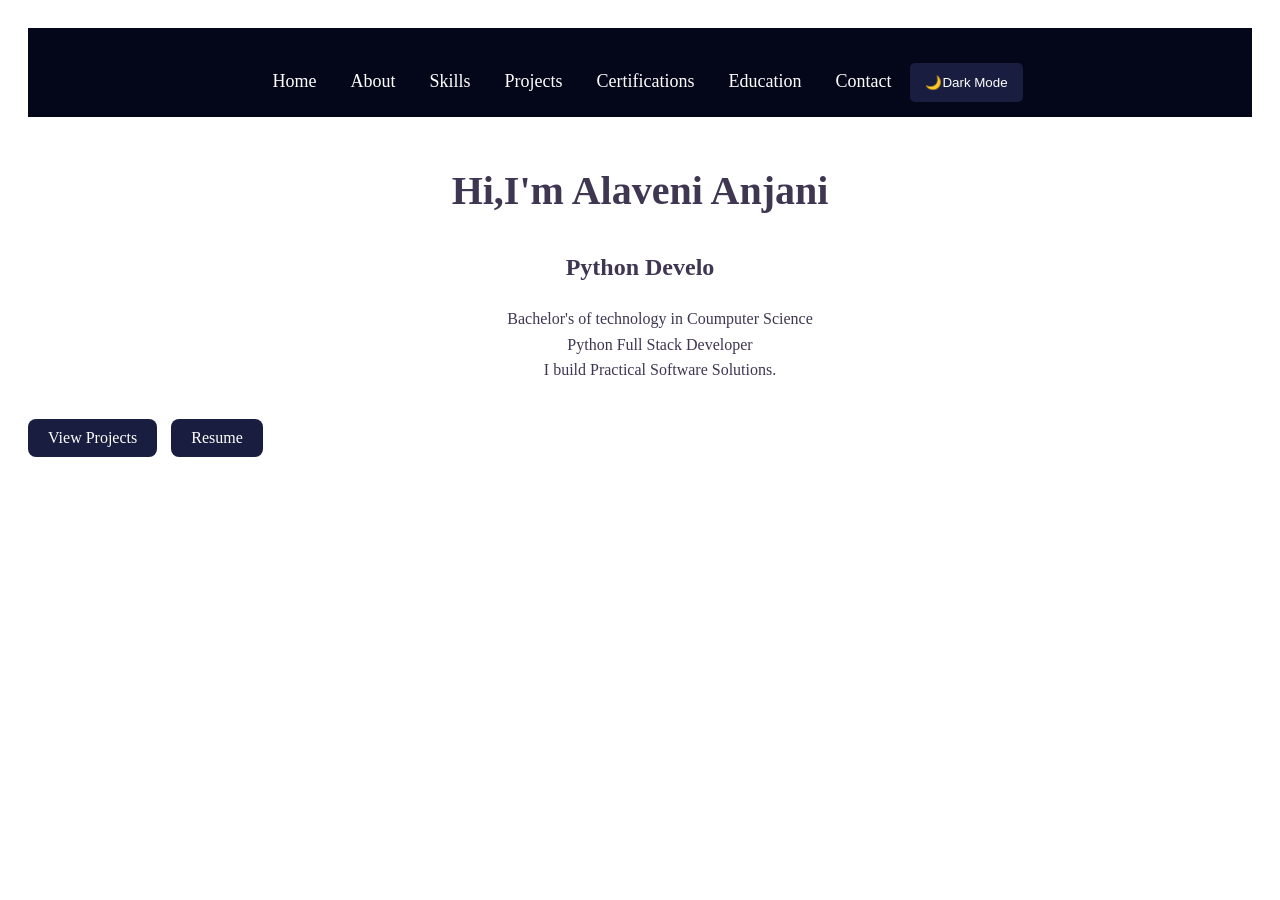
<file: index.html>
<!DOCTYPE html>
<html lang="en">
<head>
    <meta charset="UTF-8">
    <meta name="viewport" content="width=device-width, initial-scale=1.0">

    <title>My Portfolio</title>

    <link rel="stylesheet" href="style.css">
</head>

<body>
  <section id="home">
    <nav id="navMenu">
      <a href="index.html">Home</a>
      <a href="aboutme.html">About</a>
      <a href="skills.html">Skills</a>
      <a href="projects.html">Projects</a>
      <a href="certifications.html">Certifications</a>
      <a href="education.html">Education</a>
      <a href="contact.html">Contact</a>
      <button id="themebtn"> 🌙Dark Mode</button>
    </nav>
    <h1><b>Hi,I'm Alaveni Anjani</b></h1>
    <h2 id="typing"></h2>
    <button id="menuBtn">☰</button>
    <p>
    <dl>
      <dd>Bachelor's of technology in Coumputer Science</dd>
      <dd>Python Full Stack Developer</dd>
      <dd>I build Practical Software Solutions.</dd>
    </dl>
    </p>
    <br>
    <a href="projects.html" class="homebtn">View Projects</a>
    <a href="ANJANI_resume.pdf" class="homebtn" target="_blank">Resume</a>
    <br>
  </section>
  <script src="script.js"></script>
</body>

</html>
</file>
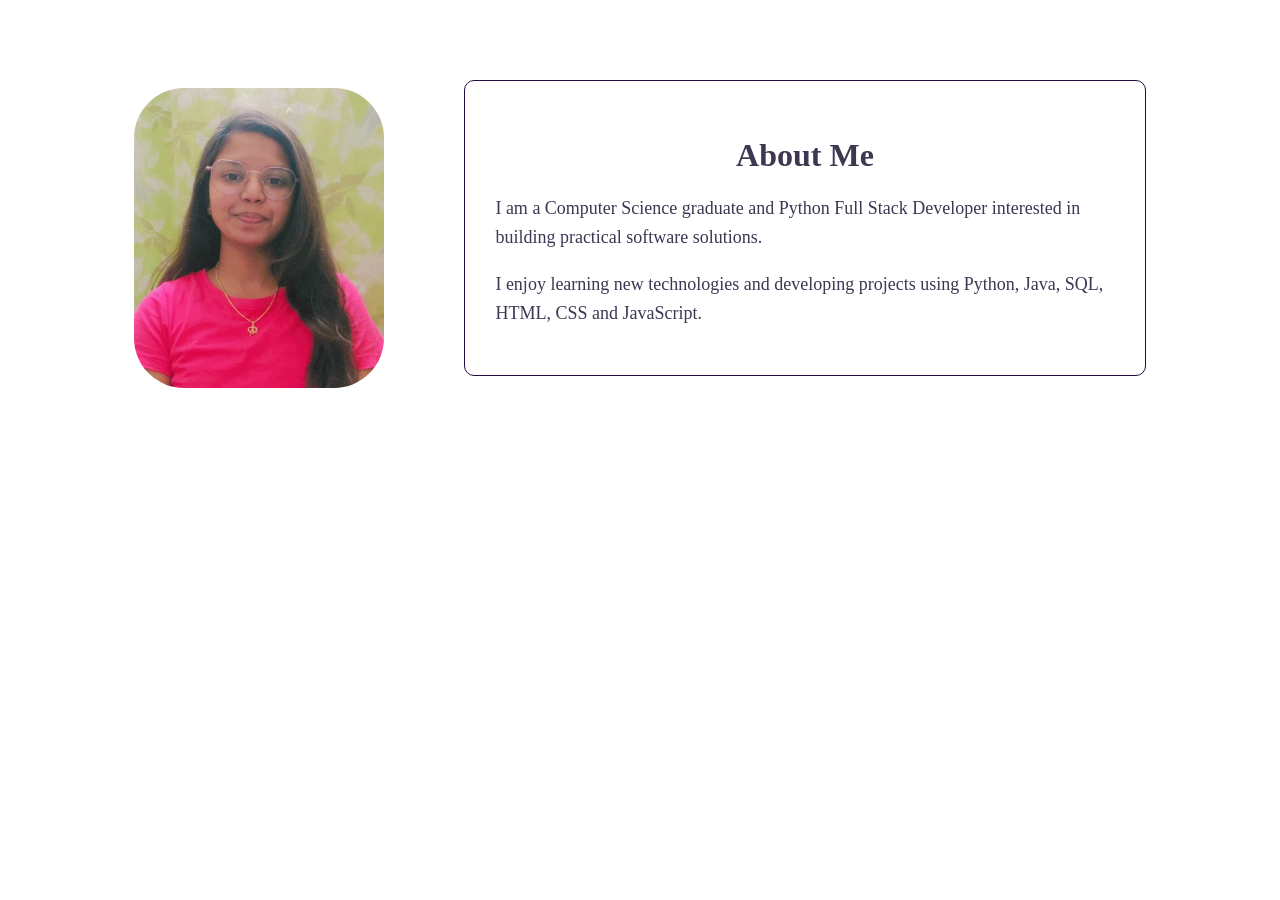
<file: aboutme.html>
<!DOCTYPE html>
<html lang="en">

<head>
  <meta charset="UTF-8">
  <meta name="viewport" content="width=device-width, initial-scale=1.0">
  <title>Document</title>
  <link rel="stylesheet" href="style.css">
</head>

<body>

  <section id="about">

    <div class="about-container">
      <div class="about-image">
        <img src="anju.webp" alt="Alaveni Anjani">
      </div>

      <div class="about-content">
        <h2>About Me</h2>

        <p>
          I am a Computer Science graduate and Python Full Stack Developer
          interested in building practical software solutions.
        </p>

        <p>
          I enjoy learning new technologies and developing projects
          using Python, Java, SQL, HTML, CSS and JavaScript.
        </p>
      </div>

    </div>

  </section>

  <script src="script.js"></script>
</body>

</html>
</file>
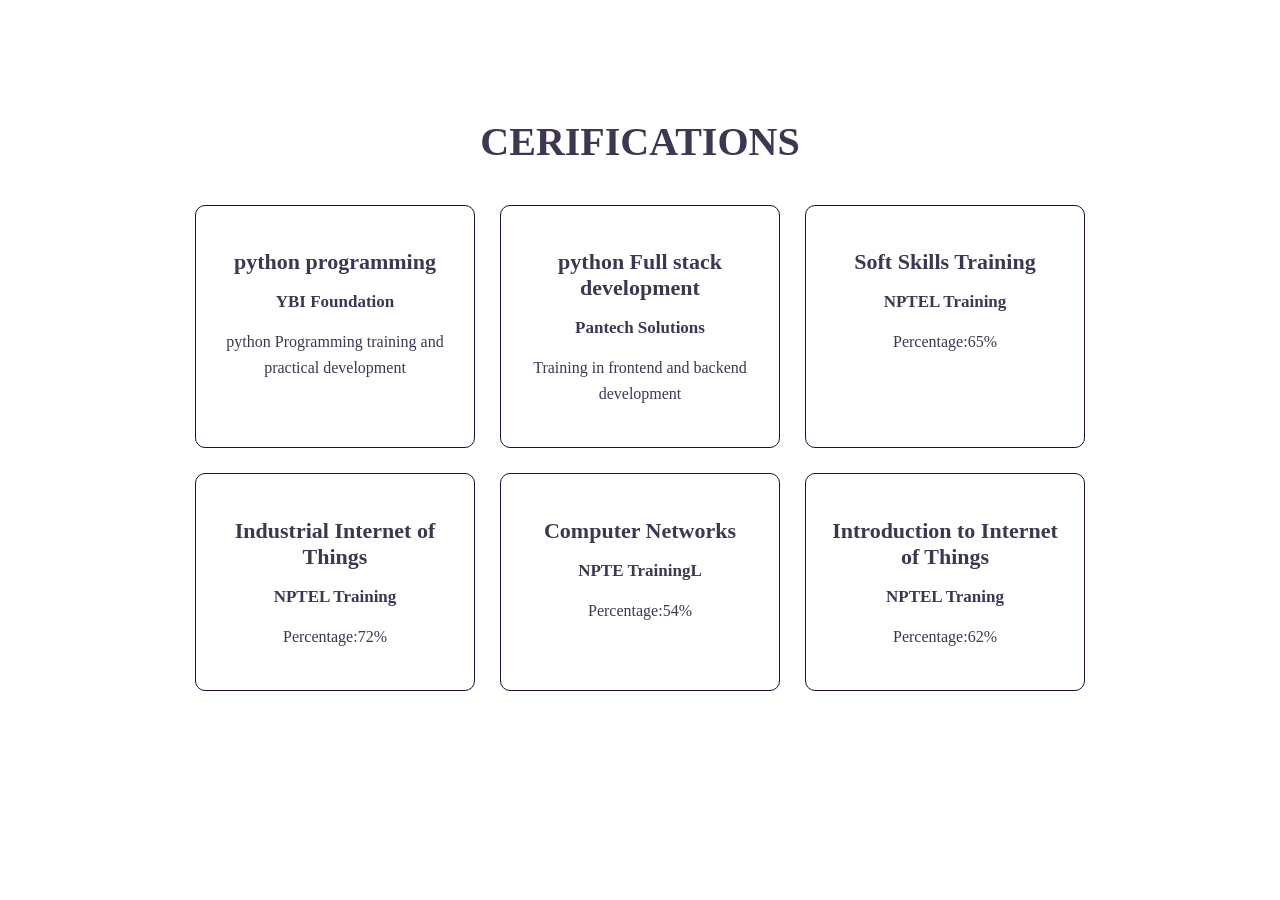
<file: certifications.html>
<!DOCTYPE html>
<html lang="en">

<head>
 <meta charset="UTF-8">
 <meta name="viewport" content="width=device-width, initial-scale=1.0">
 <link rel="stylesheet" href="style.css">
 <title>Document</title>
</head>

<body>
 <section id="certifications">
  <h1>CERIFICATIONS</h1>
  <div class="certifications">

   <div class="certification-card">
    <h2>python programming</h2>
    <h3>YBI Foundation</h3>
    <p>python Programming training and practical development</p>
   </div>

   <div class="certification-card">
    <h2>python Full stack development</h2>
    <h3>Pantech Solutions</h3>
    <p>Training in frontend and backend development</p>
   </div>

   <div class="certification-card">
    <h2>Soft Skills Training</h2>
    <h3>NPTEL Training</h3>
    <p>Percentage:65%</p>
   </div>
   <div class="certification-card">
    <h2>Industrial Internet of Things</h2>
    <h3>NPTEL Training</h3>
    <p>Percentage:72%</p>
   </div>
   <div class="certification-card">
    <h2>Computer Networks</h2>
    <h3>NPTE TrainingL</h3>
    <p>Percentage:54%</p>
   </div>
   <div class="certification-card">
    <h2>Introduction to Internet of Things</h2>
    <h3>NPTEL Traning</h3>
    <p>Percentage:62%</p>
   </div>
  </div>
 </section>

 <script src="script.js"></script>
</body>

</html>
</file>
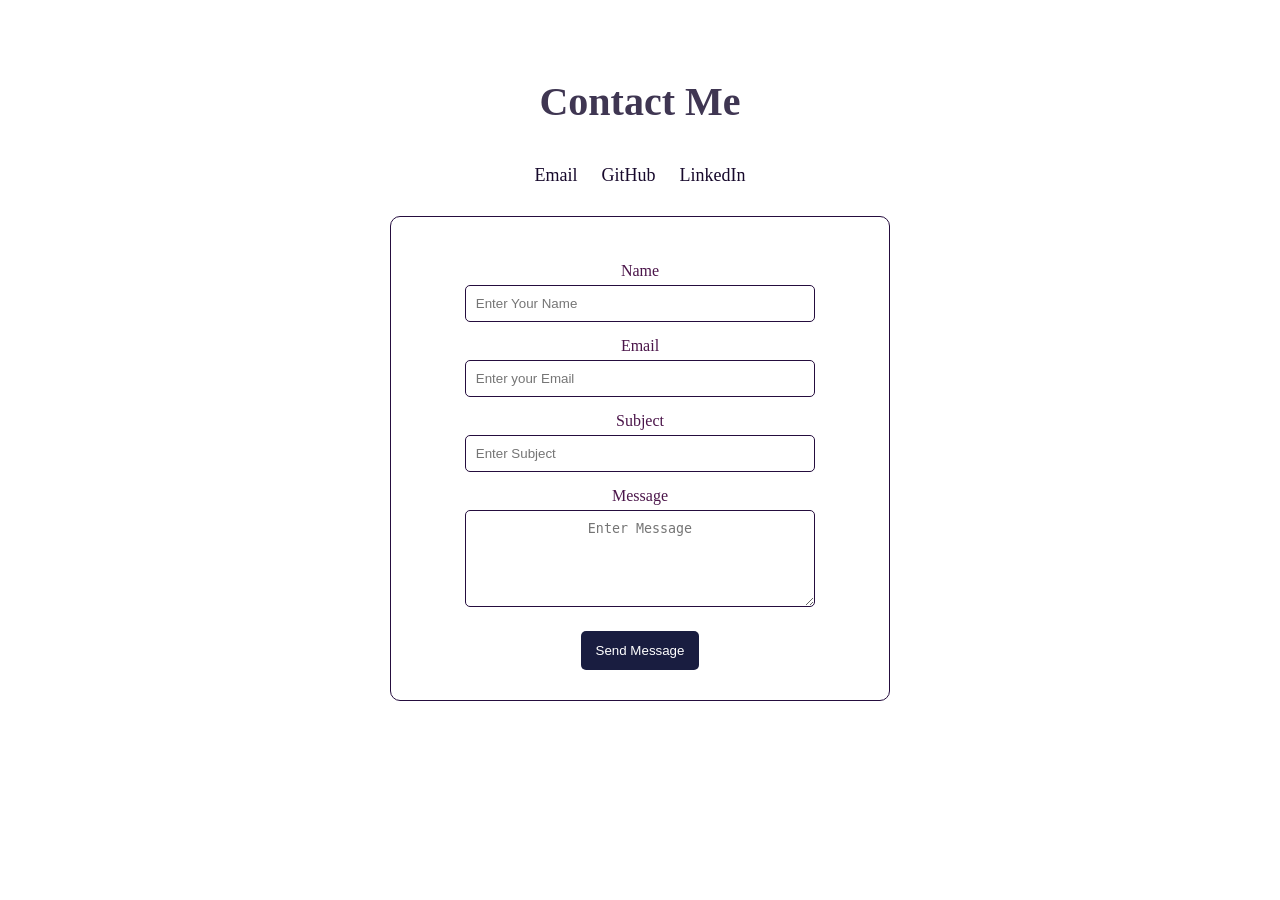
<file: contact.html>
<!DOCTYPE html>
<html lang="en">

<head>
 <meta charset="UTF-8">
 <meta name="viewport" content="width=device-width, initial-scale=1.0">
 <title>Anjani | contact</title>
 <link rel="stylesheet" href="style.css">
</head>

<body>
 <section id="contact">
  <h1>Contact Me</h1>
  <div>
   <a href="mailto:anjani.alaveni@gmail.com">Email</a>
   <a href="https://github.com/anjani-alaveni" target="_blank">GitHub</a>
   <a href="https://www.linkedin.com/in/anjani-alaveni" target="_blank">LinkedIn</a>
  </div>
  <form action="https://formspree.io/f/xeaqojjg" method="POST" id="contactForm">
   <label for="name">Name</label>
   <input type="text" id="name" name="name" placeholder="Enter Your Name">

   <label for="email">Email</label>
   <input type="email" id="email" name="email" placeholder="Enter your Email">

   <label for="subject">Subject</label>
   <input type="text" id="subject" name="subject" placeholder="Enter Subject">

   <label for="message">Message</label>
   <textarea id="message" name="message" rows="5" placeholder="Enter Message"></textarea>

   <button type="Submit" class="submitbtn">Send Message</button>
  </form>
 </section>
 
 <script src="script.js"></script>
</body>

</html>
</file>
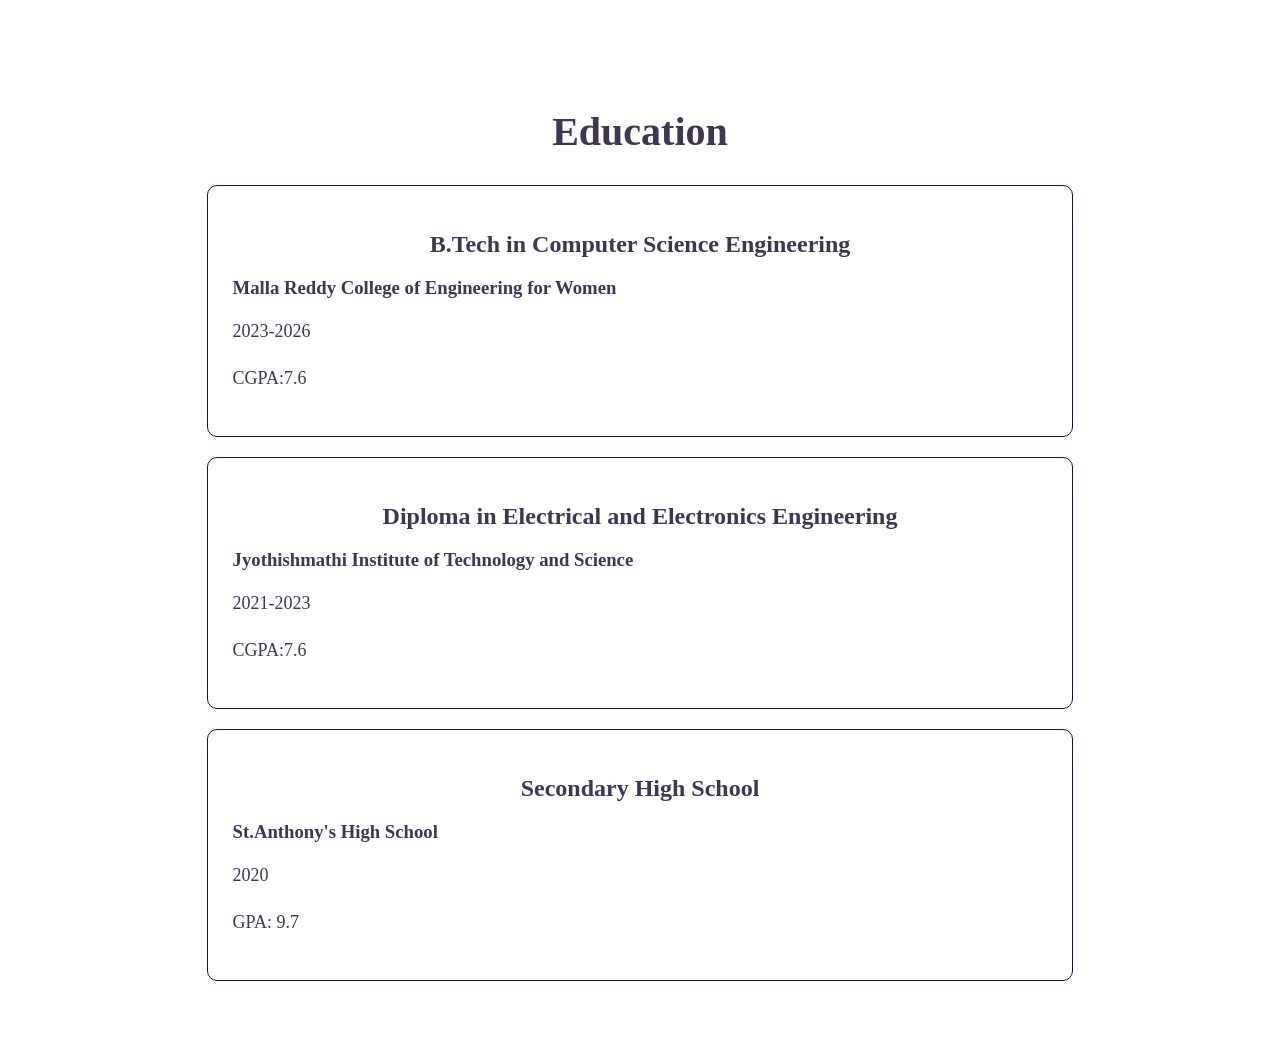
<file: Education.html>
<!DOCTYPE html>
<html lang="en">

<head>
 <meta charset="UTF-8">
 <meta name="viewport" content="width=device-width, initial-scale=1.0">
 <title>Anjani | Education</title>
 <link rel="stylesheet" href="style.css">
</head>

<body>
 <section id="Education">
  <h1>Education</h1>

  <div class="education-item">
   <h2>B.Tech in Computer Science Engineering</h2>
   <h3>Malla Reddy College of Engineering for Women</h3>
   <p>2023-2026</p>
   <p>CGPA:7.6</p>
  </div>

  <div class="education-item">
   <h2>Diploma in Electrical and Electronics Engineering</h2>
   <h3>Jyothishmathi Institute of Technology and Science</h3>
   <p>2021-2023</p>
   <p>CGPA:7.6</p>
  </div>

  <div class="education-item">
   <h2>Secondary High School</h2>
   <h3>St.Anthony's High School</h3>
   <p>2020</p>
   <p>GPA: 9.7</p>
  </div>
 </section>

 <script src="script.js"></script>
</body>

</html>
</file>
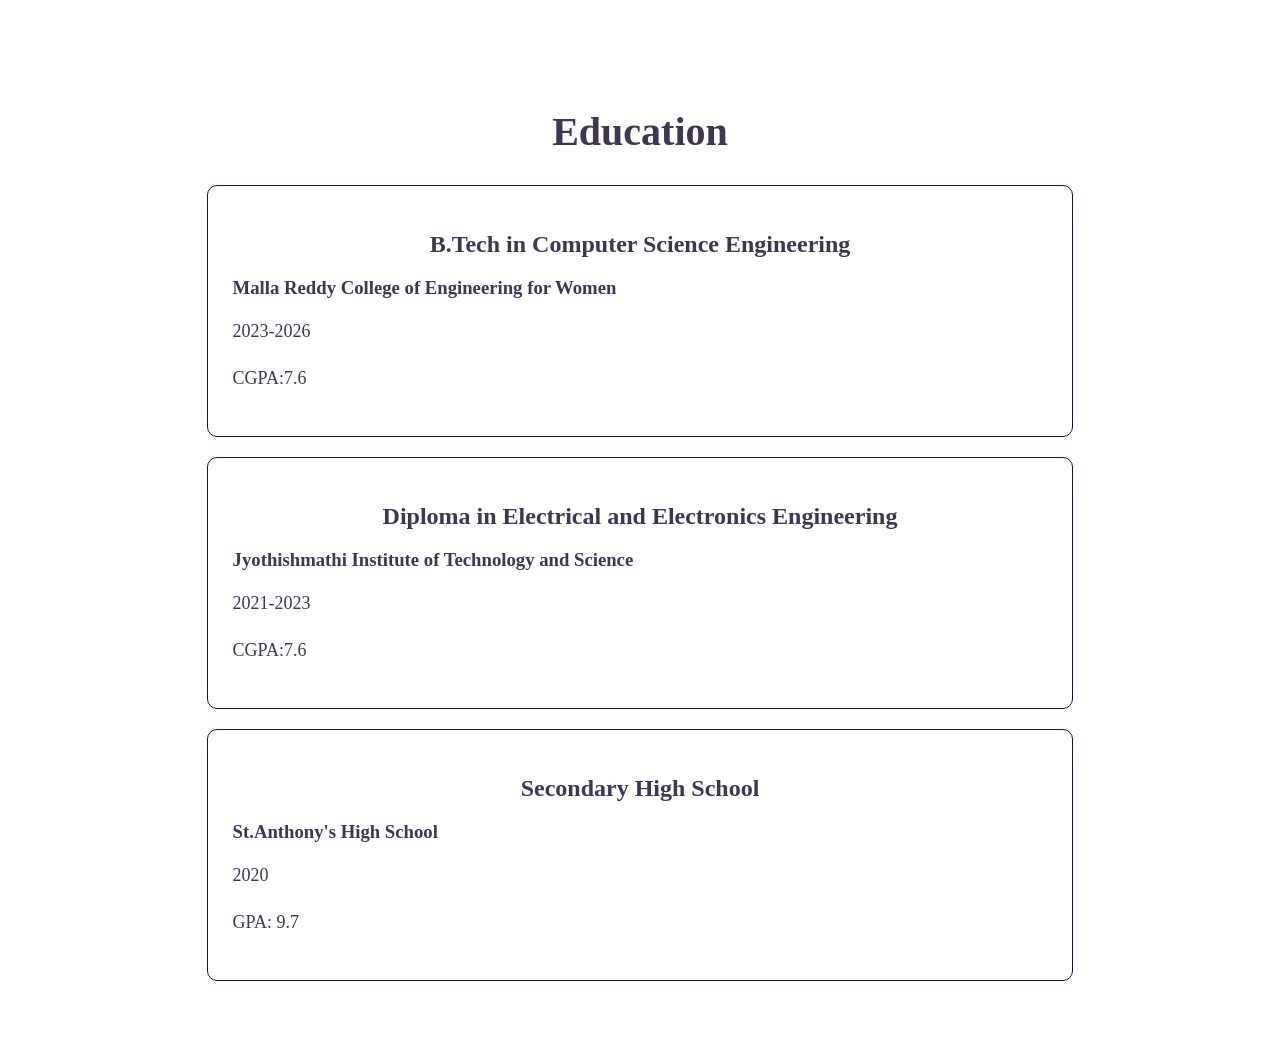
<file: education.html>
<!DOCTYPE html>
<html lang="en">

<head>
 <meta charset="UTF-8">
 <meta name="viewport" content="width=device-width, initial-scale=1.0">
 <title>Anjani | Education</title>
 <link rel="stylesheet" href="style.css">
</head>

<body>
 <section id="Education">
  <h1>Education</h1>

  <div class="education-item">
   <h2>B.Tech in Computer Science Engineering</h2>
   <h3>Malla Reddy College of Engineering for Women</h3>
   <p>2023-2026</p>
   <p>CGPA:7.6</p>
  </div>

  <div class="education-item">
   <h2>Diploma in Electrical and Electronics Engineering</h2>
   <h3>Jyothishmathi Institute of Technology and Science</h3>
   <p>2021-2023</p>
   <p>CGPA:7.6</p>
  </div>

  <div class="education-item">
   <h2>Secondary High School</h2>
   <h3>St.Anthony's High School</h3>
   <p>2020</p>
   <p>GPA: 9.7</p>
  </div>
 </section>

 <script src="script.js"></script>
</body>

</html>
</file>
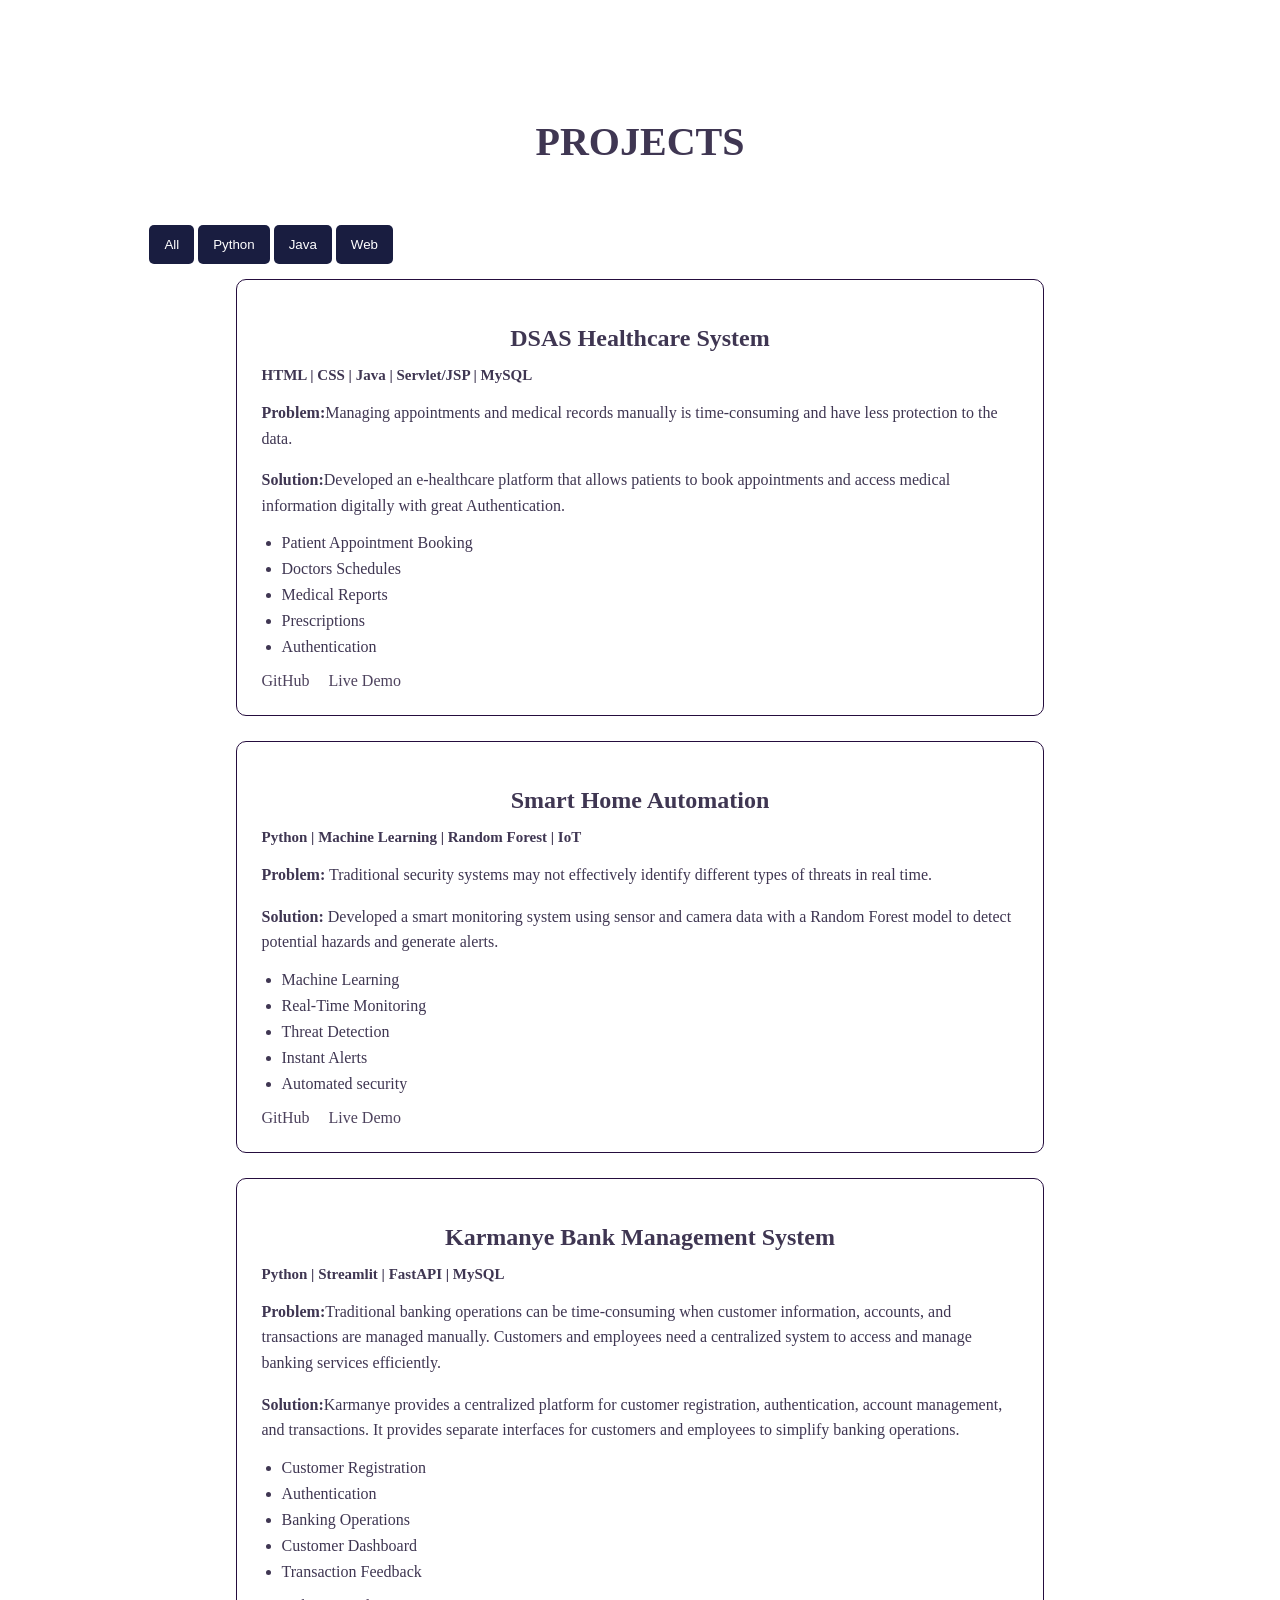
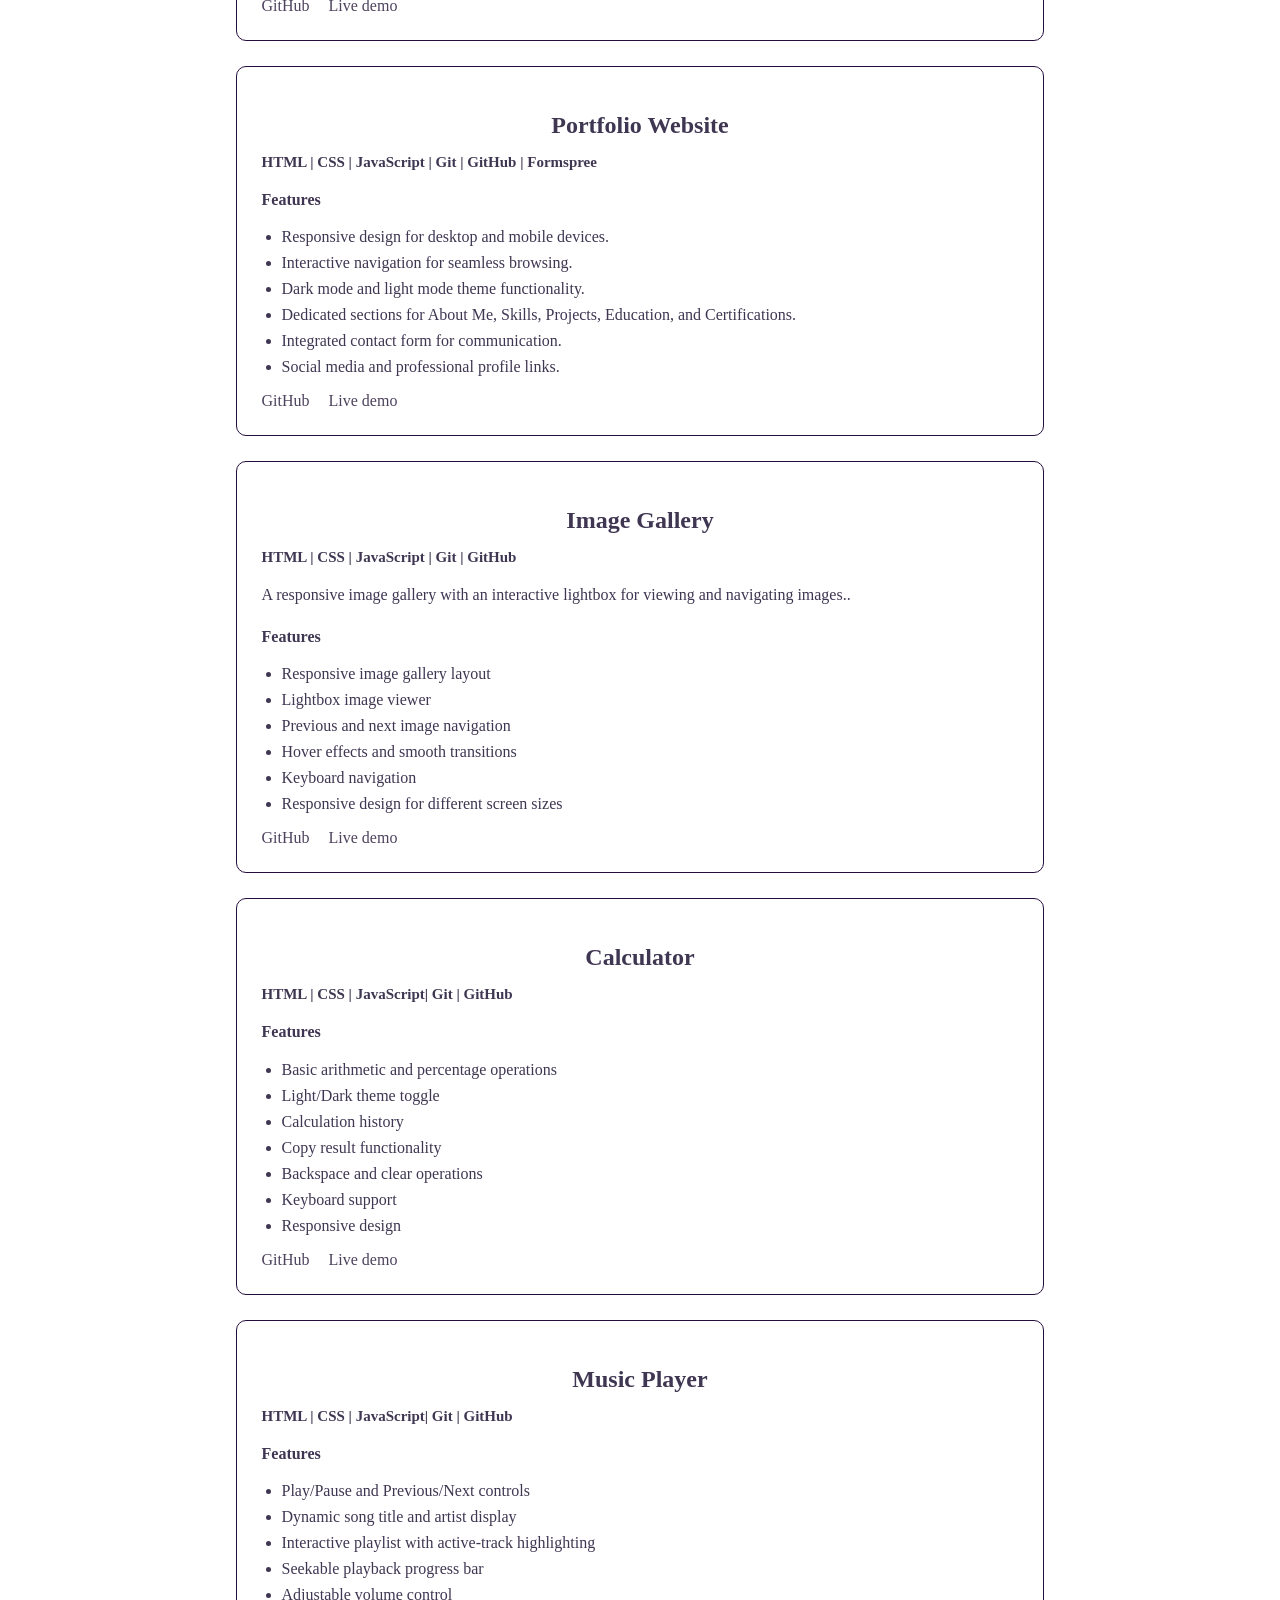
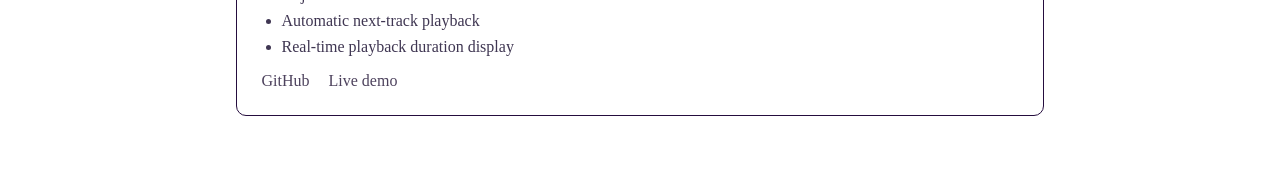
<file: projects.html>
<!DOCTYPE html>
<html lang="en">

<head>
   <meta charset="UTF-8">
   <meta name="viewport" content="width=device-width, initial-scale=1.0">
   <title>Anjani|Projects</title>
   <link rel="stylesheet" href="style.css">
</head>

<body>
   <section id="projects">
      <h1>PROJECTS</h1>
      <div class="filter-buttons">
         <button class="filter-btn" data-category="all">All</button>
         <button class="filter-btn" data-category="python">Python</button>
         <button class="filter-btn" data-category="java">Java</button>
         <button class="filter-btn" data-category="web">Web</button>
      </div>
      <div class="projects">
         <div class="project-card" data-category="java">
            <h2>DSAS Healthcare System</h2>
            <h3>HTML | CSS | Java | Servlet/JSP | MySQL</h3>
            <p><b>Problem:</b>Managing appointments and medical records manually is time-consuming and have less
               protection to the data.</p>
            <p><b>Solution:</b>Developed an e-healthcare platform that allows patients to book appointments and access
               medical information digitally with great Authentication.</p>
            <ul>
               <li>Patient Appointment Booking</li>
               <li>Doctors Schedules</li>
               <li>Medical Reports</li>
               <li>Prescriptions</li>
               <li>Authentication</li>
            </ul>
            <a href="https://github.com/anjani-alaveni/E-Healthcare-management-system">GitHub</a>
            <a href="https://drive.google.com/file/d/1Nci4CdJB1SmrXcoMPC5quDQk_VTM2Kop/view?usp=drive_link">Live
               Demo</a>
         </div>
         <div class="project-card" data-category="python">
            <h2>Smart Home Automation</h2>
            <h3>Python | Machine Learning | Random Forest | IoT</h3>
            <p>
               <b>Problem:</b>
               Traditional security systems may not effectively identify different types
               of threats in real time.
            </p>
            <p>
               <b>Solution:</b>
               Developed a smart monitoring system using sensor and camera data with a
               Random Forest model to detect potential hazards and generate alerts.
            </p>
            <ul>
               <li>Machine Learning</li>
               <li>Real-Time Monitoring</li>
               <li>Threat Detection</li>
               <li>Instant Alerts</li>
               <li>Automated security</li>
            </ul>
            <a href="https://github.com/anjani-alaveni/smart-home-project">GitHub</a>
            <a href="">Live Demo</a>
         </div>
         <div class="project-card" data-category="python">
            <h2>Karmanye Bank Management System</h2>
            <h3>Python | Streamlit | FastAPI | MySQL</h3>
            <p><b>Problem:</b>Traditional banking operations can be time-consuming when customer information, accounts,
               and transactions are managed manually.
               Customers and employees need a centralized system to access and manage banking services efficiently.</p>
            <p><b>Solution:</b>Karmanye provides a centralized platform for customer registration, authentication,
               account management, and transactions.
               It provides separate interfaces for customers and employees to simplify banking operations.</p>
            <ul>
               <li>Customer Registration</li>
               <li>Authentication</li>
               <li>Banking Operations</li>
               <li>Customer Dashboard</li>
               <li>Transaction Feedback</li>
            </ul>
            <a href="">GitHub</a>
            <a href="">Live demo</a>
         </div>
         <div class="project-card" data-category="web">
            <h2>Portfolio Website</h2>
            <h3> HTML | CSS | JavaScript | Git | GitHub | Formspree</h3>
            <p><b>Features</b>
            <ul>
               <li>Responsive design for desktop and mobile devices.</li>
               <li>Interactive navigation for seamless browsing.</li>
               <li>Dark mode and light mode theme functionality.</li>
               <li>Dedicated sections for About Me, Skills, Projects, Education, and Certifications.</li>
               <li>Integrated contact form for communication.</li>
               <li>Social media and professional profile links.</li>
            </ul>
            </p>
            <a href="https://github.com/anjani-alaveni/portfolio">GitHub</a>
            <a href="">Live demo</a>
         </div>
         <div class="project-card" data-category="web">
            <h2>Image Gallery</h2>
            <h3> HTML | CSS | JavaScript | Git | GitHub</h3>
            <p>A responsive image gallery with an interactive lightbox for viewing and navigating images..</p>
            <p><b>Features</b>
            <ul>
               <li>Responsive image gallery layout</li>
               <li>Lightbox image viewer</li>
               <li>Previous and next image navigation</li>
               <li>Hover effects and smooth transitions</li>
               <li>Keyboard navigation</li>
               <li>Responsive design for different screen sizes</li>

            </ul>
            </p>
            <a href=https://github.com/anjani-alaveni/codeAlpha_imageGallery>GitHub</a>
            <a
               href="https://www.linkedin.com/posts/anjani-alaveni_codealpha-internship-webdevelopment-ugcPost-7510631360034934785-oGAx/?highlightedUpdateUrn=urn%3Ali%3Aactivity%3A7510631414497873920&highlightedUpdateType=SOCIAL_SHARE&origin=SOCIAL_SHARE&utm_source=share&utm_medium=member_desktop&rcm=ACoAAFh3KbcBDMzKaMBmdjmelifDs01HGjouDKk">Live
               demo</a>
         </div>
         <div class="project-card" data-category="web">
            <h2>Calculator</h2>
            <h3> HTML | CSS | JavaScript| Git | GitHub</h3>
            <p>
               <b>Features</b>
            <ul>
               <li>Basic arithmetic and percentage operations</li>
               <li>Light/Dark theme toggle</li>
               <li>Calculation history</li>
               <li>Copy result functionality</li>
               <li>Backspace and clear operations</li>
               <li>Keyboard support</li>
               <li>Responsive design</li>
            </ul>
            </p>
            <a href="https://github.com/anjani-alaveni/codeAlpha_caluculatorApp">GitHub</a>
            <a
               href="https://www.linkedin.com/posts/anjani-alaveni_webdevelopment-html-css-ugcPost-7511784734130233344-a5C8/?highlightedUpdateUrn=urn%3Ali%3Aactivity%3A7511784779625828353&highlightedUpdateType=SOCIAL_SHARE&origin=SOCIAL_SHARE&utm_source=share&utm_medium=member_desktop&rcm=ACoAAFh3KbcBDMzKaMBmdjmelifDs01HGjouDKk">Live
               demo</a>
         </div>
         <div class="project-card" data-category="web">
            <h2>Music Player</h2>
            <h3> HTML | CSS | JavaScript| Git | GitHub</h3>
            <p><b>Features</b>
            <ul>
               <li>Play/Pause and Previous/Next controls</li>
               <li>Dynamic song title and artist display</li>
               <li>Interactive playlist with active-track highlighting</li>
               <li>Seekable playback progress bar</li>
               <li>Adjustable volume control</li>
               <li>Automatic next-track playback</li>
               <li>Real-time playback duration display</li>
            </ul>
            </p>
            <a href="https://github.com/anjani-alaveni/codeAlpha_MusicPlayer">GitHub</a>
            <a
               href="https://www.linkedin.com/posts/anjani-alaveni_codealpha-internship-frontenddevelopment-ugcPost-7509614611449573376-fSwx/?highlightedUpdateUrn=urn%3Ali%3Aactivity%3A7509614680471138304&highlightedUpdateType=SOCIAL_SHARE&origin=SOCIAL_SHARE&utm_source=share&utm_medium=member_desktop&rcm=ACoAAFh3KbcBDMzKaMBmdjmelifDs01HGjouDKk">Live
               demo</a>
         </div>
      </div>
   </section>

   <script src="script.js"></script>
</body>

</html>
</file>
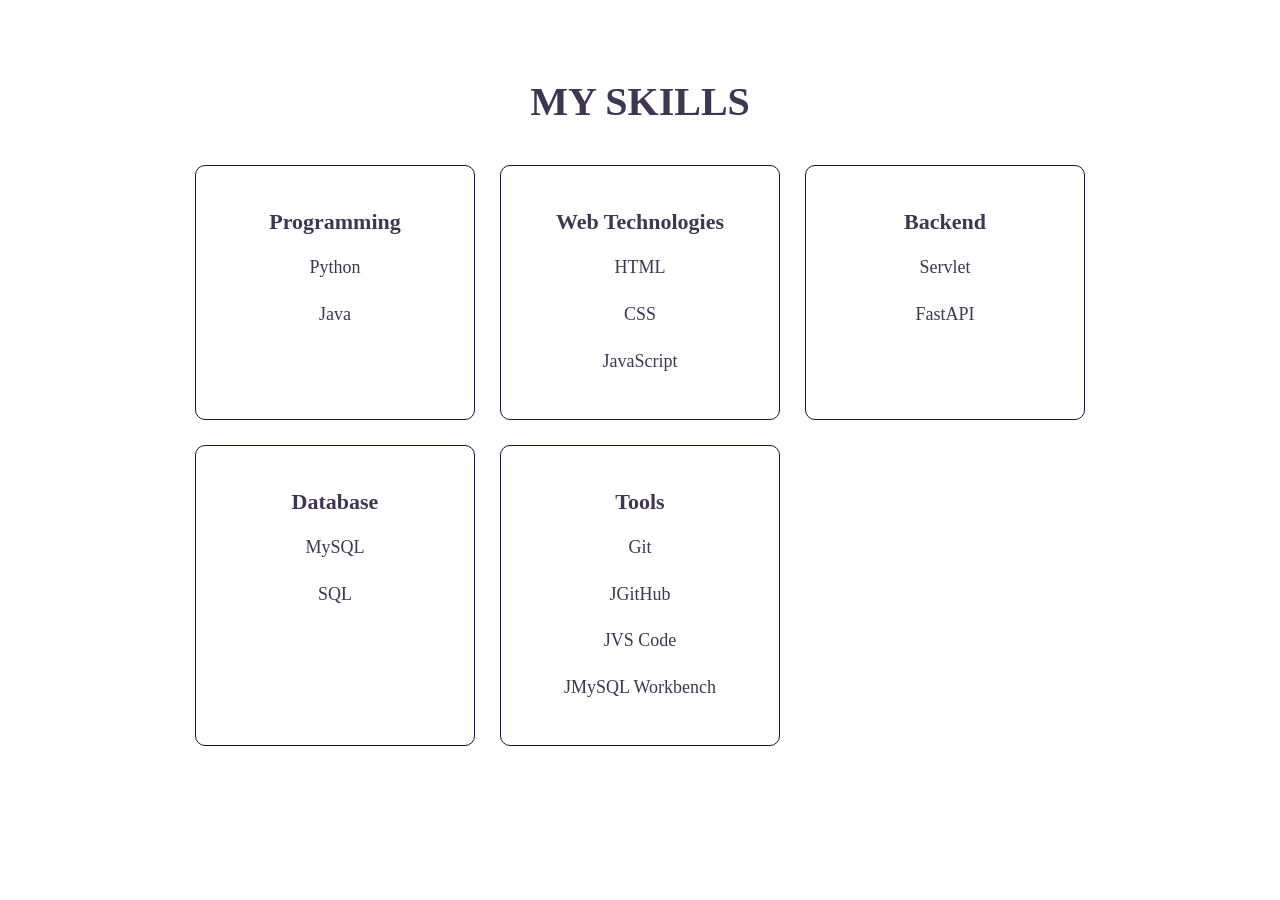
<file: skills.html>
<!DOCTYPE html>
<html lang="en">

<head>
 <meta charset="UTF-8">
 <meta name="viewport" content="width=device-width, initial-scale=1.0">
 <title>Anjani | skills</title>
 <link rel="stylesheet" href="style.css">
</head>

<body>
 <section id="skills">
  <h1>MY SKILLS</h1>
  <div class="skills">
   <div class="skills-card">
    <h2>Programming</h2>

    <p> Python</p>
    <p>Java</p>

   </div>
   <div class="skills-card">
    <h2>Web Technologies</h2>

    <p>HTML</p>
    <p>CSS</p>
    <p>JavaScript</p>

   </div>
   <div class="skills-card">
    <h2>Backend</h2>

    <p> Servlet</p>
    <p> FastAPI</p>

   </div>
   <div class="skills-card">
    <h2>Database</h2>

    <p>MySQL</p>
    <p> SQL</p>

   </div>
   <div class="skills-card">
    <h2>Tools</h2>

    <p>Git</p>
    <p>JGitHub</p>
    <p>JVS Code</p>
    <p>JMySQL Workbench</p>

   </div>
  </div>
 </section>

 <script src="script.js"></script>
</body>

</html>
</file>
<file: style.css>
body {
    background: white;
    color: #3F3652;
}

body.dark {
    background-color: #222;
    color: white;
}

body.dark p {
    color: white;
}

body.dark dl {
    color: white
}

body.dark a {
    color: white;
}

h1 {
    font-size: 40px;
    text-align: center;
    margin: 50px 0 40px;
}

p {
    font-size: 18px;
    line-height: 1.6;
    color: #3F3652;
}

dl {
    font: size 18px;
    line-height: 1.6;
    color: #3F3652;
    text-align: center;
}

section {
    padding: 60px 10%;
    box-sizing: border-box;
}

h2 {
    font: size 20px;
    text-align: center;
    margin-bottom: 25px;
}

nav {
    background-color: #04061a;

    padding: 15px;
    text-align: center;
}

.dark nav {
    background-color: #69f2a74f;
}

nav a {
    color: white;
    text-decoration: none;
    margin: 0 15px;
    font-size: 18px;
}

nav a:hover {
    color: #f0f2f5;
    font-size: 20px;
}

nav a.active {
    color: #98a4e6;
    font-weight: bold;
}



#home,
#about,
#skills,
#projects,
#education,
#contact {
    padding: 20px;

}

#about {
    padding: 60px 10%;
}

.about-container {
    display: flex;
    align-items: center;
    gap: 50px;
}

.about-content {
    background-color: white;
    border: 1px solid #250d3e;
    border-radius: 10px;
    padding: 30px;
    width: 60%;
    box-sizing: border-box;
}

.about-image img {
    width: 250px;
    height: 300px;
    object-fit: cover;
    border-radius: 50px;
    margin-top: 20px;
    display: block;
}

.about-image {
    width: 280px;
    flex-shrink: 0;
}

.about-content {
    flex: 1;
    background-color: white;
    border: 1px solid #250d3e;
    border-radius: 10px;
    padding: 30px;
    box-sizing: border-box;
}

.dark .about-content {
    background-color: #69f2a74f;
}

.about-content h2 {
    font-size: 32px;
    margin-bottom: 20px;
}

.about-content p {
    font-size: 18px;
    line-height: 1.6;
}

@media (max-width: 768px) {

    .about-container {
        flex-direction: column;
        text-align: center;
    }

    .about-image img {
        width: 200px;
        height: 200px;
    }
}

#skills {
    text-align: center;
}

.skills {
    display: grid;
    justify-content: center;
    gap: 25px;
    grid-template-columns: repeat(3, 280px);
}

.skills-card {
    background-color: #FFFFFF;
    border: 1px solid #250d3e;
    width: 280px;
    padding: 25px;
    border-radius: 10px;
    box-sizing: border-box;
    transition: 0.3s;
}

.dark .skills-card {
    background-color: #69f2a74f;
}

.dark .skills-card:hover {
    background-color: #69f2a7e6;
}

.skills-card h2 {
    font-size: 22px;
    margin-bottom: 15px;
}



.skills-card ul {
    font-size: 16px;
}

.skills-card:hover {
    transform: translate(-5px);
}





#projects {
    padding: 60px 10%;
}

.filter-buttons {
    margin: 15px;
}

.projects {
    display: flex;
    gap: 25px;
    align-items: center;
    flex-direction: column;

}

.project-card {
    background-color: #FFFFFF;
    padding: 25px;
    width: 80%;
    border-radius: 10px;
    transition: 0.3;
    box-sizing: border-box;
    border: 1px solid #250d3e;
}

.project-card:hover {
    transform: translateY(-5px);

}

.project-card h2 {
    font-size: 24px;
    margin-bottom: 10px;
}

.project-card h3 {
    font-size: 15px;
    margin-bottom: 15px;
}

.project-card p {
    font-size: 16px;
}

.project-card ul {
    font-size: 16px;
    padding-left: 20px;
}

.project-card li {
    margin: 8px 0;
}

.project-card a {
    color: #17092cc4;
    text-decoration: none;
    margin-right: 15px;
}

.project-card a:hover {
    color: #250d3e;
    transition: 0.2ms;
}

.dark .project-card {
    background-color: #69f2a74f
}

.dark .project-card:hover {
    background-color: #69f2a7a2;
    transition: 0.3s;
}

#contact {
    text-align: center;
}

#contact>div {
    margin-bottom: 30px;
}

#contact>div a {
    color: #17092c;
    margin: 0 15 px;
    font-size: 18px;
    text-decoration: none;
    padding-inline: 10px;
    transition: 0.2s;
}

#contact>div a:hover {
    color: #17092c;
    font-size: 20px;
}

.dark #contact>div a {
    color: #69f2a7a0;
}

.dark #contact>div a:hover {
    color: #69f2a7e6;
}

.dark .submitbtn {
    background-color: #074e27b3;
}

.dark .submitbtn:hover {
    background-color: #052b15da;
}

form {
    max-width: 500px;
    margin: auto;
    padding: 30px;
    text-align: center;
    color: rgb(75, 21, 74);
    background-color: white;
    border: 1px solid #250d3e;
    border-radius: 10px;
    box-sizing: border-box;
}



label {
    display: block;
    margin-top: 15px;
    margin-bottom: 5px;
}

input,
textarea {
    width: 80%;
    padding: 10px;
    border: 1px solid #250d3e;
    border-style: groove;
    border-radius: 5px;
    box-sizing: border-box;
}

textarea {
    text-align: center;
    border: 1px solid #250d3e;
}

button {
    margin-top: 20px;
    padding: 12px 15px;
    background-color: #191d40;
    color: white;
    border: none;
    border-radius: 5px;
    cursor: pointer;
}

.dark button {
    background-color: #69f2a74f;
}

.homebtn {
    display: inline-block;
    padding: 10px 20px;
    background-color: #191d40;
    color: white;
    text-decoration: none;
    border-radius: 8px;
    margin-right: 10px;
}

.homebtn:hover {
    background-color: #17092c;
}

.dark .homebtn {
    background-color: #69f2a74f;
}


.dark .homebtn:hover {
    background-color: #69f2a7e6;
    color: white;
}


button:hover {
    background-color: #17092c;
    color: white;
}

.dark button:hover {
    background-color: #69f2a79e;
}


#menuBtn {
    display: none;
}

@media (max-width: 768px) {

    #menuBtn {
        display: block;
    }

    #navMenu {
        display: none;
    }

    #navMenu.show {
        display: flex;
        flex-direction: column;
    }
}



#certifications {
    text-align: center;
}

.certifications {
    display: grid;
    justify-content: center;
    gap: 25px;
    grid-template-columns: repeat(3, 280px);
}

.certification-card {
    background-color: #FFFFFF;
    border: 1px solid #250d3e;
    width: 280px;
    padding: 25px;
    border-radius: 10px;
    box-sizing: border-box;
    transition: 0.3s;
}

.dark .certification-card {
    background-color: #69f2a74f;
}

.certification-card h2 {
    font-size: 22px;
    margin-bottom: 15px;
}

.certification-card h3 {
    font-size: 17px;
}

.certification-card p {
    font-size: 16px;
}

.certification-card:hover {
    transform: translate(-5px);

}

#Education {
    padding: 50px;
    text-align: center;
}

#Education h1 {
    font-size: 40px;
    margin-bottom: 30px;
}

.education-item {
    background-color: #FFFFFF;
    border: 1px solid #250d3e;
    padding: 25px;
    margin: 20px auto;
    width: 70%;
    border-radius: 10px;
    text-align: left;
}

.education-item h2 {
    font-size: 24px;
    margin-bottom: 10px;
}

.dark .education-item {
    background-color: #69f2a74f;
}

.dark .education-item:hover {
    background-color: #69f2a7a2;
    transition: 0.2s;
}

/* =========================
   MOBILE RESPONSIVE DESIGN
   ========================= */

@media (max-width: 768px) {

    /* Prevent horizontal scrolling */
    html,
    body {
        width: 100%;
        max-width: 100%;
        overflow-x: hidden;
    }

    /* General spacing */
    section {
        padding: 30px 5%;
        box-sizing: border-box;
    }

    h1 {
        font-size: 30px;
        margin: 30px 0 25px;
    }

    h2 {
        font-size: 22px;
    }

    p {
        font-size: 16px;
    }


    /* =========================
       NAVIGATION
       ========================= */

    nav {
        padding: 12px;
    }

    nav a {
        display: block;
        margin: 10px 0;
        font-size: 16px;
    }


    /* =========================
       HOME
       ========================= */

    #home {
        padding: 30px 5%;
        text-align: center;
    }

    #home img {
        max-width: 100%;
        height: auto;
    }


    /* =========================
       ABOUT
       ========================= */

    #about {
        padding: 30px 5%;
    }

    .about-container {
        flex-direction: column;
        gap: 25px;
    }

    .about-image {
        width: 100%;
    }

    .about-image img {
        width: 200px;
        height: 200px;
        margin: 0 auto;
    }

    .about-content {
        width: 100%;
        padding: 20px;
    }

    .about-content h2 {
        font-size: 26px;
    }


    /* =========================
       SKILLS
       ========================= */

    #skills {
        padding: 30px 5%;
    }

    .skills {
        display: grid;
        grid-template-columns: 1fr;
        width: 100%;
        gap: 20px;
        box-sizing: border-box;
    }

    .skills-card {
        width: 100%;
        max-width: 400px;
        margin: 0 auto;
        box-sizing: border-box;
        padding: 20px;
    }


    /* =========================
       PROJECTS
       ========================= */

    #projects {
        padding: 30px 5%;
    }

    .projects {
        width: 100%;
    }

    .project-card {
        width: 100%;
        padding: 20px;
    }


    /* =========================
       CERTIFICATIONS
       ========================= */

    #certifications {
        padding: 30px 5%;
    }

    .certifications {
        display: grid;
        grid-template-columns: 1fr;
        width: 100%;
        gap: 20px;
        box-sizing: border-box;
    }

    .certification-card {
        width: 100%;
        max-width: 400px;
        margin: 0 auto;
        padding: 20px;
    }

    .certification-card img {
        max-width: 100%;
        height: auto;
        display: block;
        margin: 0 auto;
    }


    /* =========================
       EDUCATION
       ========================= */

    #Education {
        padding: 30px 5%;
    }

    #Education h1 {
        font-size: 30px;
    }

    .education-item {
        width: 100%;
        padding: 20px;
        box-sizing: border-box;
    }


    /* =========================
       CONTACT / FORM
       ========================= */

    #contact {
        padding: 30px 5%;
    }

    form {
        width: 100%;
        padding: 20px;
    }

    input,
    textarea {
        width: 100%;
    }

    #contact>div a {
        display: block;
        margin: 12px 0;
    }


    /* =========================
       BUTTONS
       ========================= */

    .homebtn {
        margin: 5px;
    }
}
</file>
